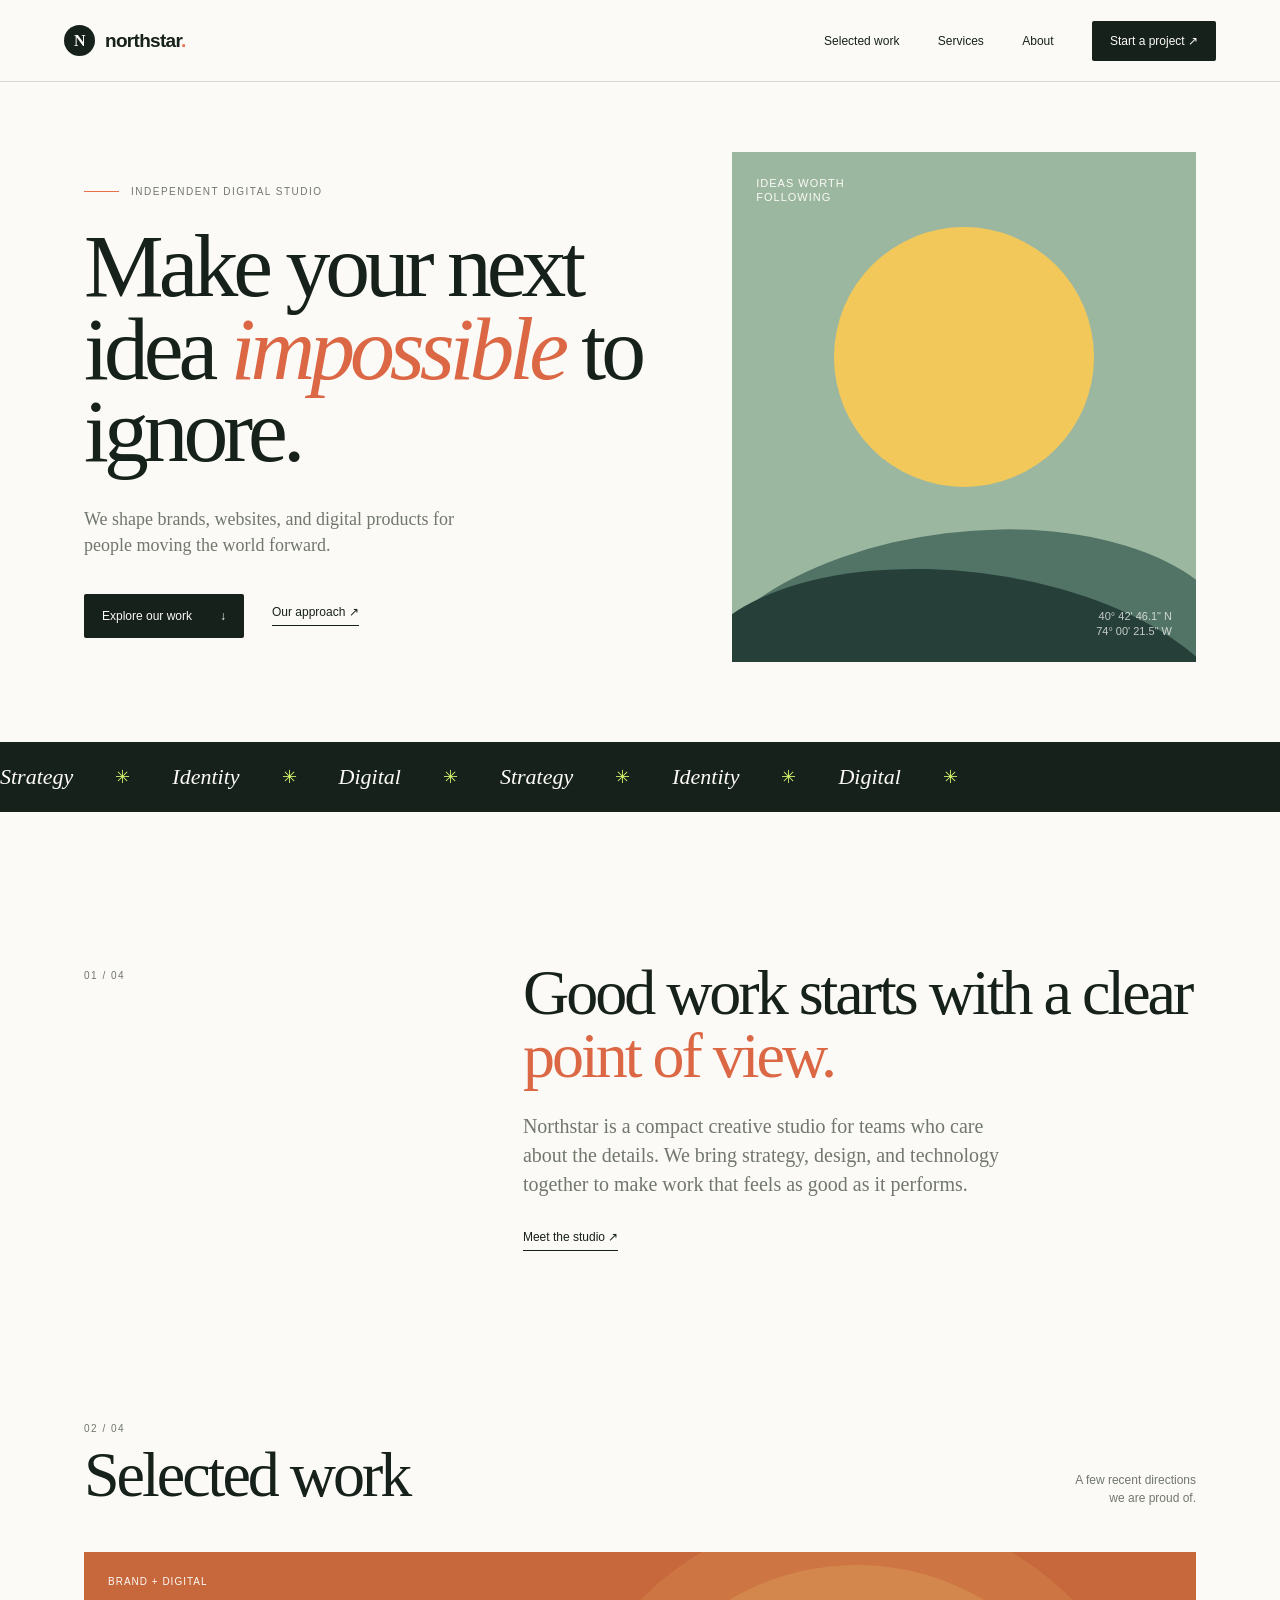
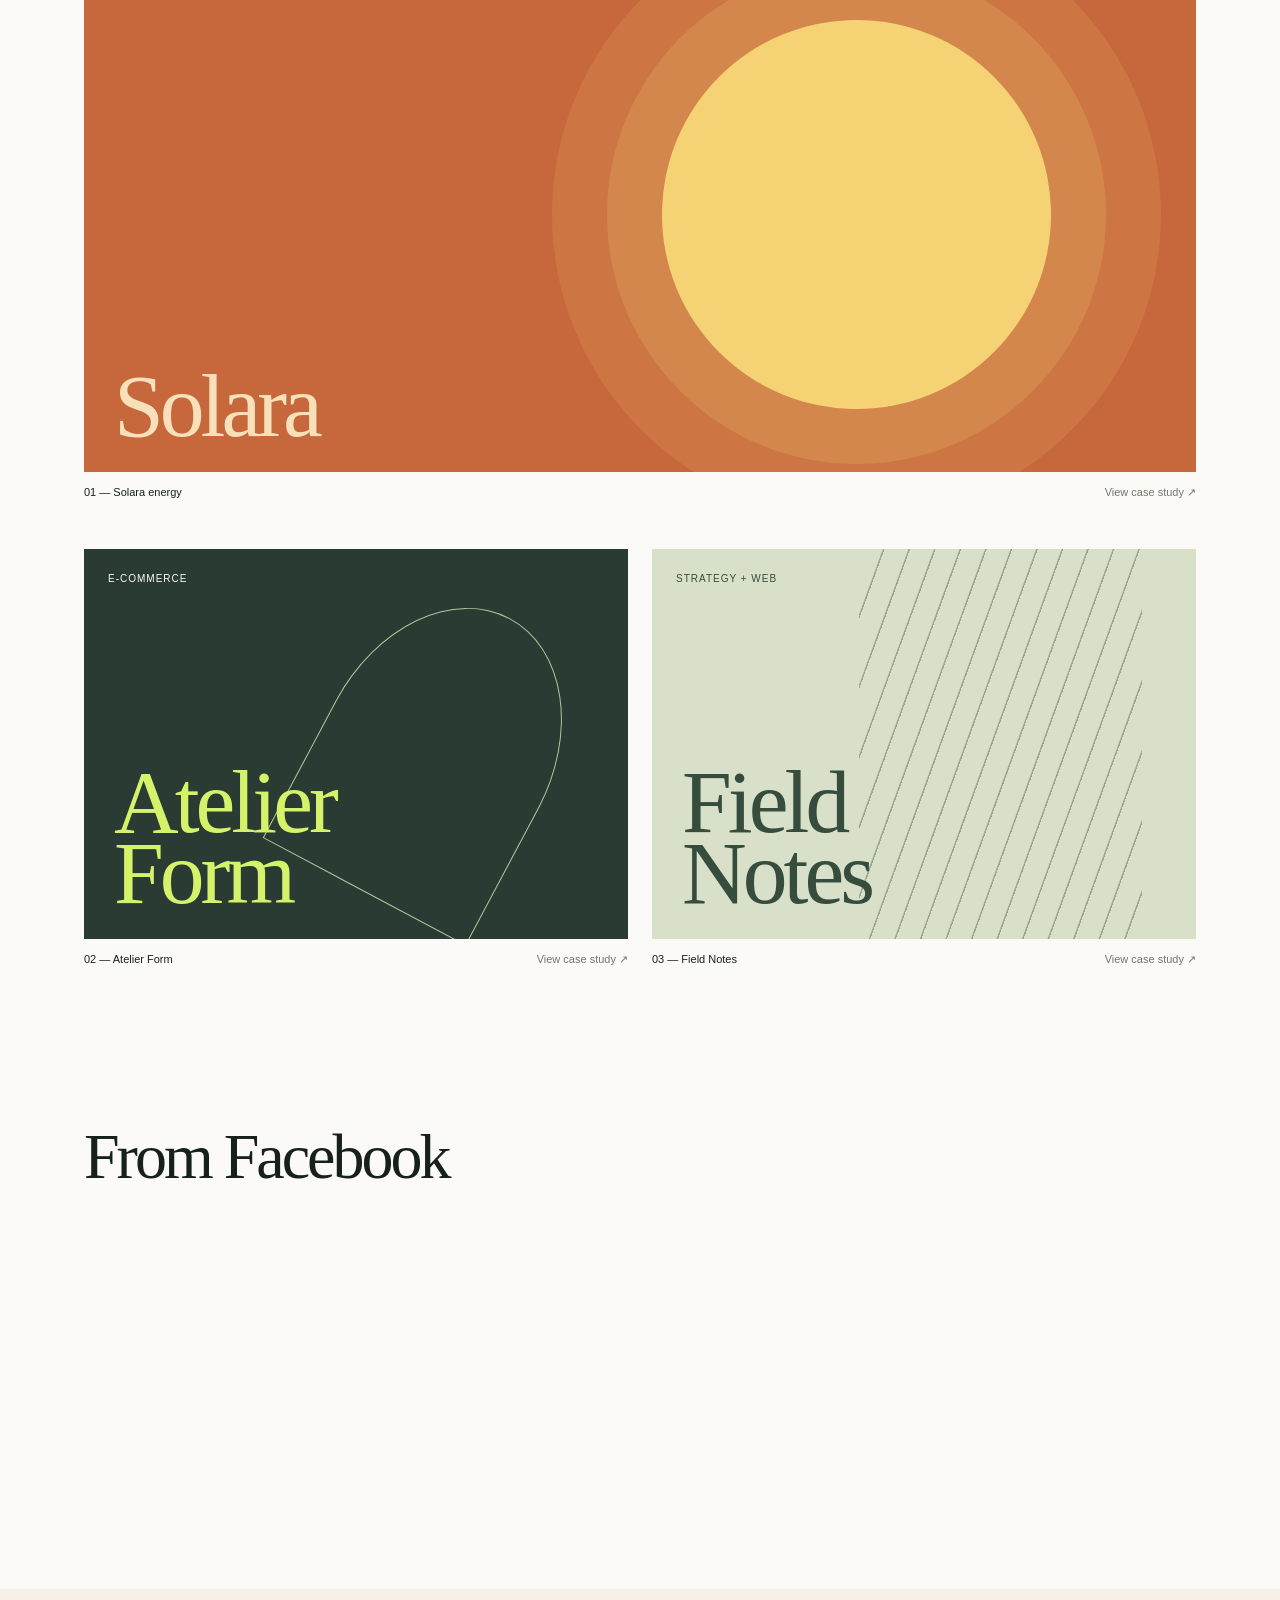
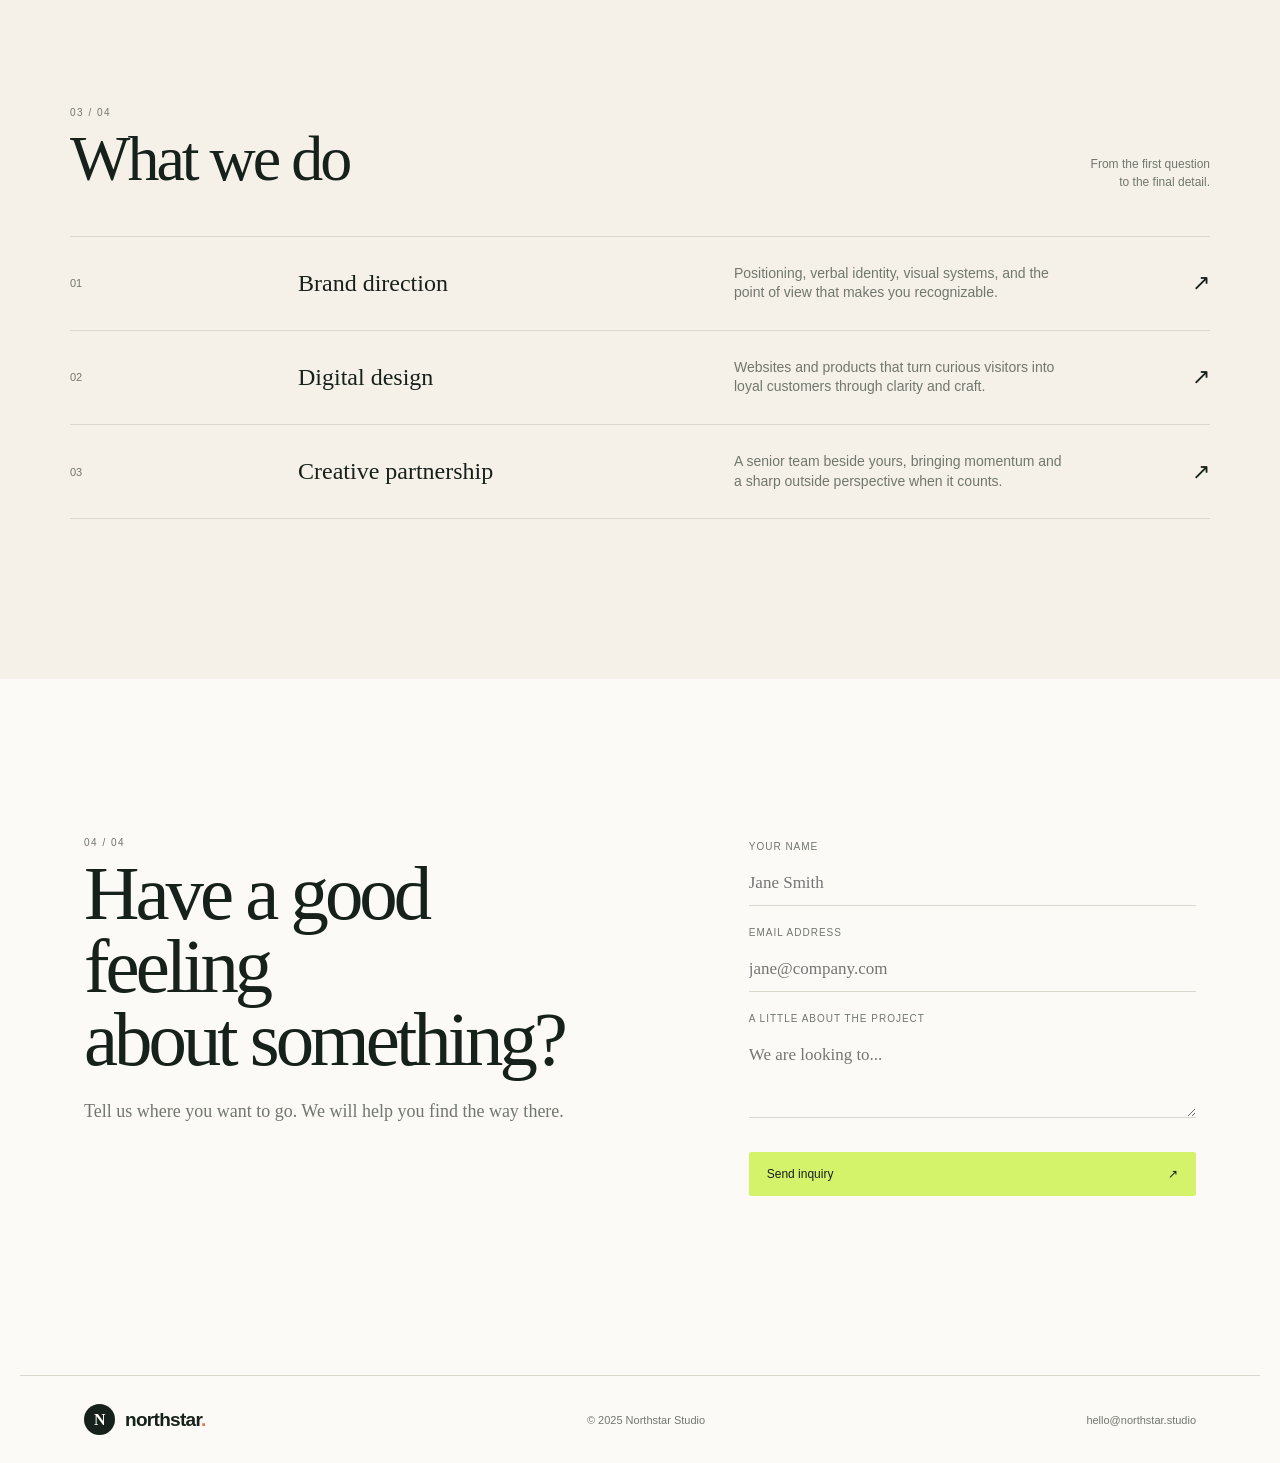
<file: Web Development/My First Web-Work/Index.HTML>
<!DOCTYPE html>
<html lang="en">

<head>
    <meta charset="UTF-8">
    <meta name="viewport" content="width=device-width, initial-scale=1.0">
    <meta name="description" content="Northstar creates thoughtful digital experiences for ambitious ideas.">
    <title>Northstar Studio | Digital experiences with direction</title>
    <link rel="stylesheet" href="./Style.CSS">
    <link rel="icon" href="./ChatGPT_Image_Sep_22__2026__09_11_27_PM-removebg-preview.png">
</head>

<body>
    <header class="site-header">
        <a class="brand" href="#top" aria-label="Northstar Studio home">
            <span class="brand-mark">N</span>
            <span>northstar<span class="brand-dot">.</span></span>
        </a>
        <button class="menu-toggle" type="button" aria-label="Open navigation" aria-expanded="false">
            <span></span><span></span>
        </button>
        <nav class="main-nav" aria-label="Main navigation">
            <a href="#work">Selected work</a>
            <a href="#services">Services</a>
            <a href="#about">About</a>
            <a class="nav-cta" href="#contact">Start a project <span aria-hidden="true">↗</span></a>
        </nav>
    </header>

    <main id="top">
        <section class="hero section-wrap">
            <div class="hero-copy reveal">
                <p class="eyebrow"><span class="eyebrow-line"></span>Independent digital studio</p>
                <h1>Make your next idea <em>impossible</em> to ignore.</h1>
                <p class="hero-intro">We shape brands, websites, and digital products for people moving the world
                    forward.</p>
                <div class="hero-actions">
                    <a class="button button-dark" href="#work">Explore our work <span aria-hidden="true">↓</span></a>
                    <a class="text-link" href="#about">Our approach <span aria-hidden="true">↗</span></a>
                </div>
            </div>
            <div class="hero-art reveal" aria-label="Abstract sunrise over a landscape" role="img">
                <div class="sun"></div>
                <div class="ridge ridge-back"></div>
                <div class="ridge ridge-front"></div>
                <span class="art-label">Ideas worth<br>following</span>
                <span class="art-coordinates">40° 42' 46.1" N<br>74° 00' 21.5" W</span>
            </div>
        </section>

        <section class="ticker" aria-label="Studio specialties">
            <div class="ticker-track">
                <span>Strategy</span><b>✳</b><span>Identity</span><b>✳</b><span>Digital</span><b>✳</b><span>Strategy</span><b>✳</b><span>Identity</span><b>✳</b><span>Digital</span><b>✳</b>
            </div>
        </section>

        <section class="intro section-wrap" id="about">
            <p class="section-number">01 / 04</p>
            <div>
                <h2>Good work starts with a clear <span>point of view.</span></h2>
                <p class="body-copy">Northstar is a compact creative studio for teams who care about the details. We
                    bring strategy, design, and technology together to make work that feels as good as it performs.</p>
                <a class="text-link" href="#contact">Meet the studio <span aria-hidden="true">↗</span></a>
            </div>
        </section>

        <section class="work section-wrap" id="work">
            <div class="section-heading">
                <div>
                    <p class="section-number">02 / 04</p>
                    <h2>Selected work</h2>
                </div>
                <p class="heading-note">A few recent directions<br>we are proud of.</p>
            </div>
            <div class="project-grid">
                <a class="project project-wide" href="#contact">
                    <div class="project-image project-image-solar"><span class="project-badge">Brand +
                            Digital</span><strong>Solara</strong><span class="project-sun"></span></div>
                    <div class="project-meta"><span>01 — Solara energy</span><span>View case study ↗</span></div>
                </a>
                <a class="project" href="#contact">
                    <div class="project-image project-image-atelier"><span
                            class="project-badge">E-commerce</span><strong>Atelier<br>Form</strong><span
                            class="project-shape"></span></div>
                    <div class="project-meta"><span>02 — Atelier Form</span><span>View case study ↗</span></div>
                </a>
                <a class="project" href="#contact">
                    <div class="project-image project-image-field"><span class="project-badge">Strategy +
                            Web</span><strong>Field<br>Notes</strong><span class="project-lines"></span></div>
                    <div class="project-meta"><span>03 — Field Notes</span><span>View case study ↗</span></div>
                </a>
            </div>
        </section>

        <section class="facebook-post section-wrap" aria-labelledby="facebook-heading">
            <div class="section-heading">
                <div>
                    <h2 id="facebook-heading">From Facebook</h2>
                </div>
            </div>
            <iframe class="facebook-embed" src="https://www.facebook.com/plugins/post.php?href=https%3A%2F%2Fweb.facebook.com%2Fpermalink.php%3Fstory_fbid%3Dpfbid02yWuiov9tt2y7nWGS8e28ZpUwWCNAUByjroWjH6WALizER59LWuUSKoqoarqhxhuRl%26id%3D61594735167427&amp;show_text=true&amp;width=500" width="500" height="250" style="border:none;overflow:hidden" scrolling="no" frameborder="0" allowfullscreen="true" allow="autoplay; clipboard-write; encrypted-media; picture-in-picture; web-share" title="Facebook post"></iframe>
        </section>

        <section class="services section-wrap" id="services">
            <div class="section-heading">
                <div>
                    <p class="section-number">03 / 04</p>
                    <h2>What we do</h2>
                </div>
                <p class="heading-note">From the first question<br>to the final detail.</p>
            </div>
            <div class="service-list">
                <article><span>01</span>
                    <h3>Brand direction</h3>
                    <p>Positioning, verbal identity, visual systems, and the point of view that makes you recognizable.
                    </p><a href="#contact" aria-label="Learn about brand direction">↗</a>
                </article>
                <article><span>02</span>
                    <h3>Digital design</h3>
                    <p>Websites and products that turn curious visitors into loyal customers through clarity and craft.
                    </p><a href="#contact" aria-label="Learn about digital design">↗</a>
                </article>
                <article><span>03</span>
                    <h3>Creative partnership</h3>
                    <p>A senior team beside yours, bringing momentum and a sharp outside perspective when it counts.</p>
                    <a href="#contact" aria-label="Learn about creative partnership">↗</a>
                </article>
            </div>
        </section>

        <section class="contact section-wrap" id="contact">
            <div>
                <p class="section-number">04 / 04</p>
                <h2>Have a good feeling<br>about something?</h2>
                <p>Tell us where you want to go. We will help you find the way there.</p>
            </div>
            <form class="contact-form">
                <label for="name">Your name</label><input id="name" name="name" type="text" placeholder="Jane Smith"
                    required>
                <label for="email">Email address</label><input id="email" name="email" type="email"
                    placeholder="jane@company.com" required>
                <label for="message">A little about the project</label><textarea id="message" name="message" rows="3"
                    placeholder="We are looking to..."></textarea>
                <button class="button button-light" type="submit">Send inquiry <span
                        aria-hidden="true">↗</span></button>
                <p class="form-status" role="status" aria-live="polite"></p>
            </form>
        </section>
    </main>

    <footer class="site-footer section-wrap"><a class="brand" href="#top"><span
                class="brand-mark">N</span><span>northstar<span class="brand-dot">.</span></span></a><span>© 2025
            Northstar Studio</span><a href="mailto:hello@northstar.studio">hello@northstar.studio</a></footer>
    <script src="./Script.JS"></script>
</body>

</html>
</file>
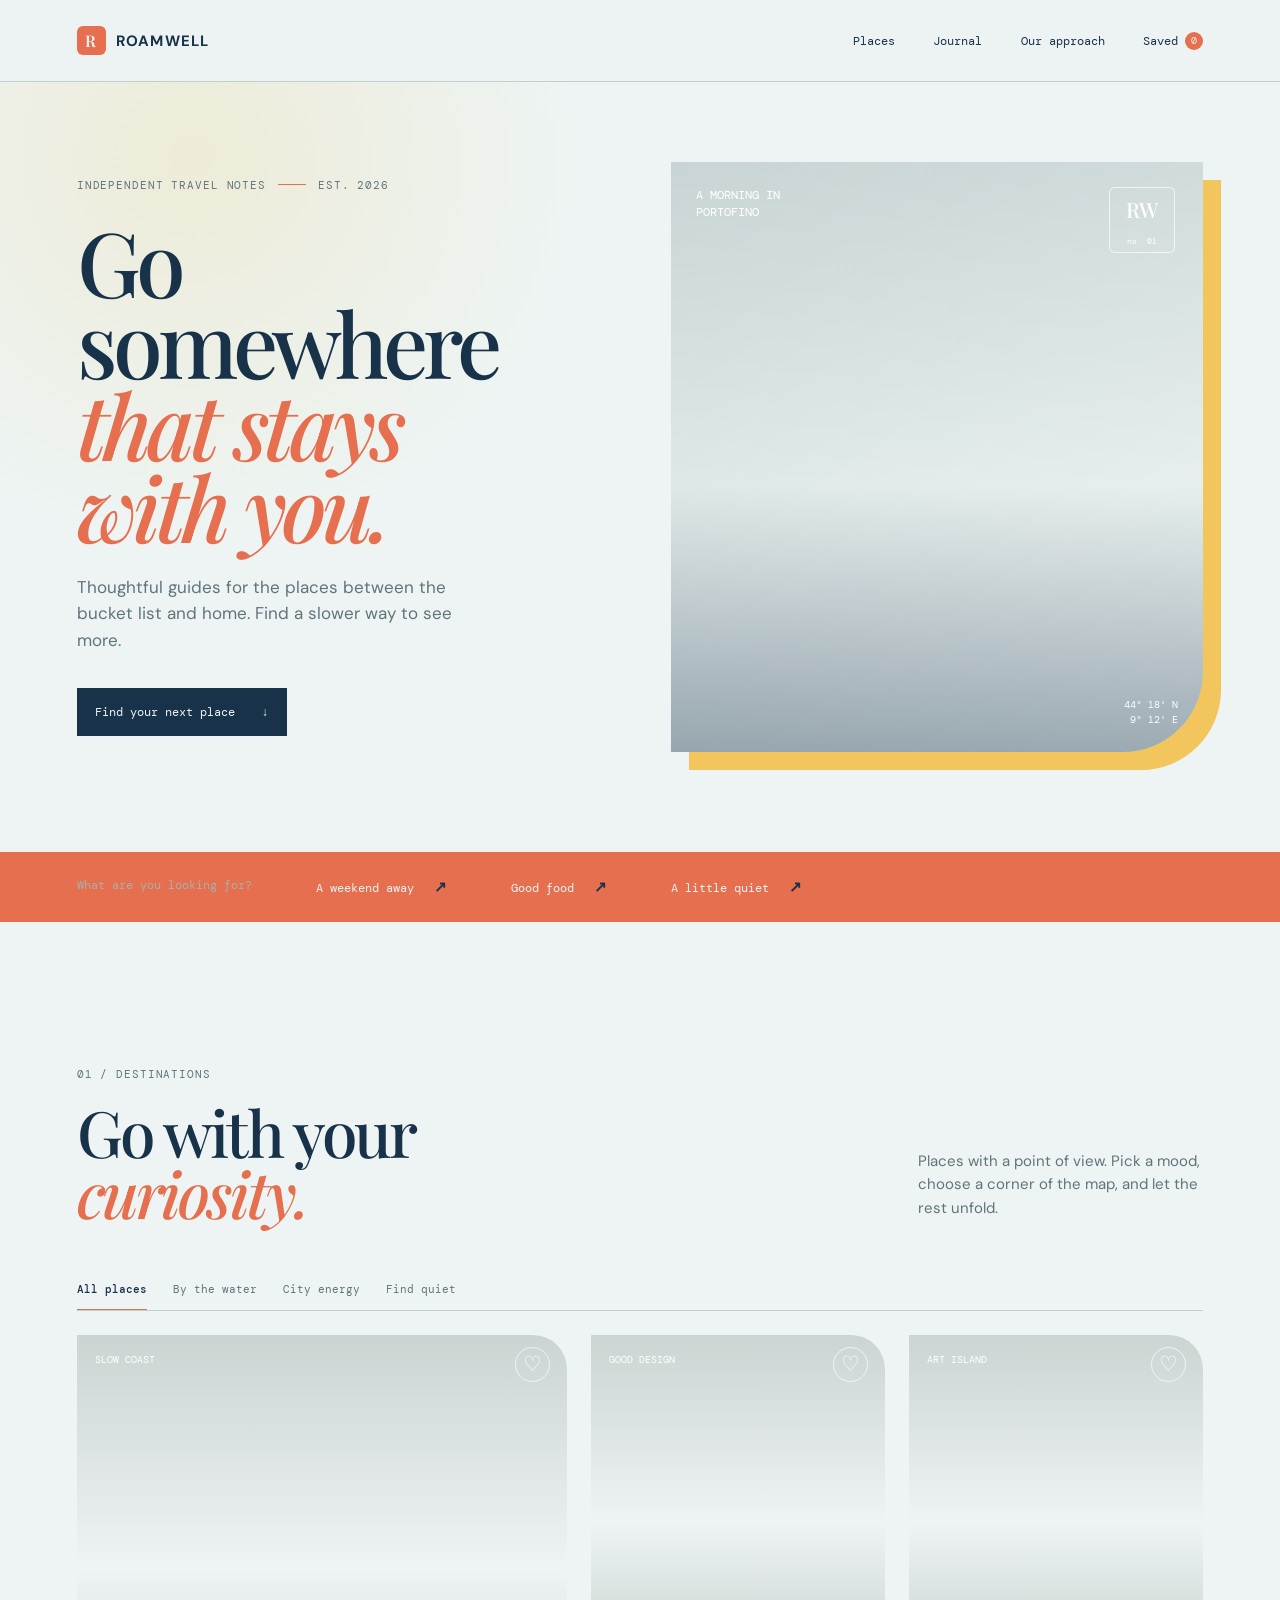
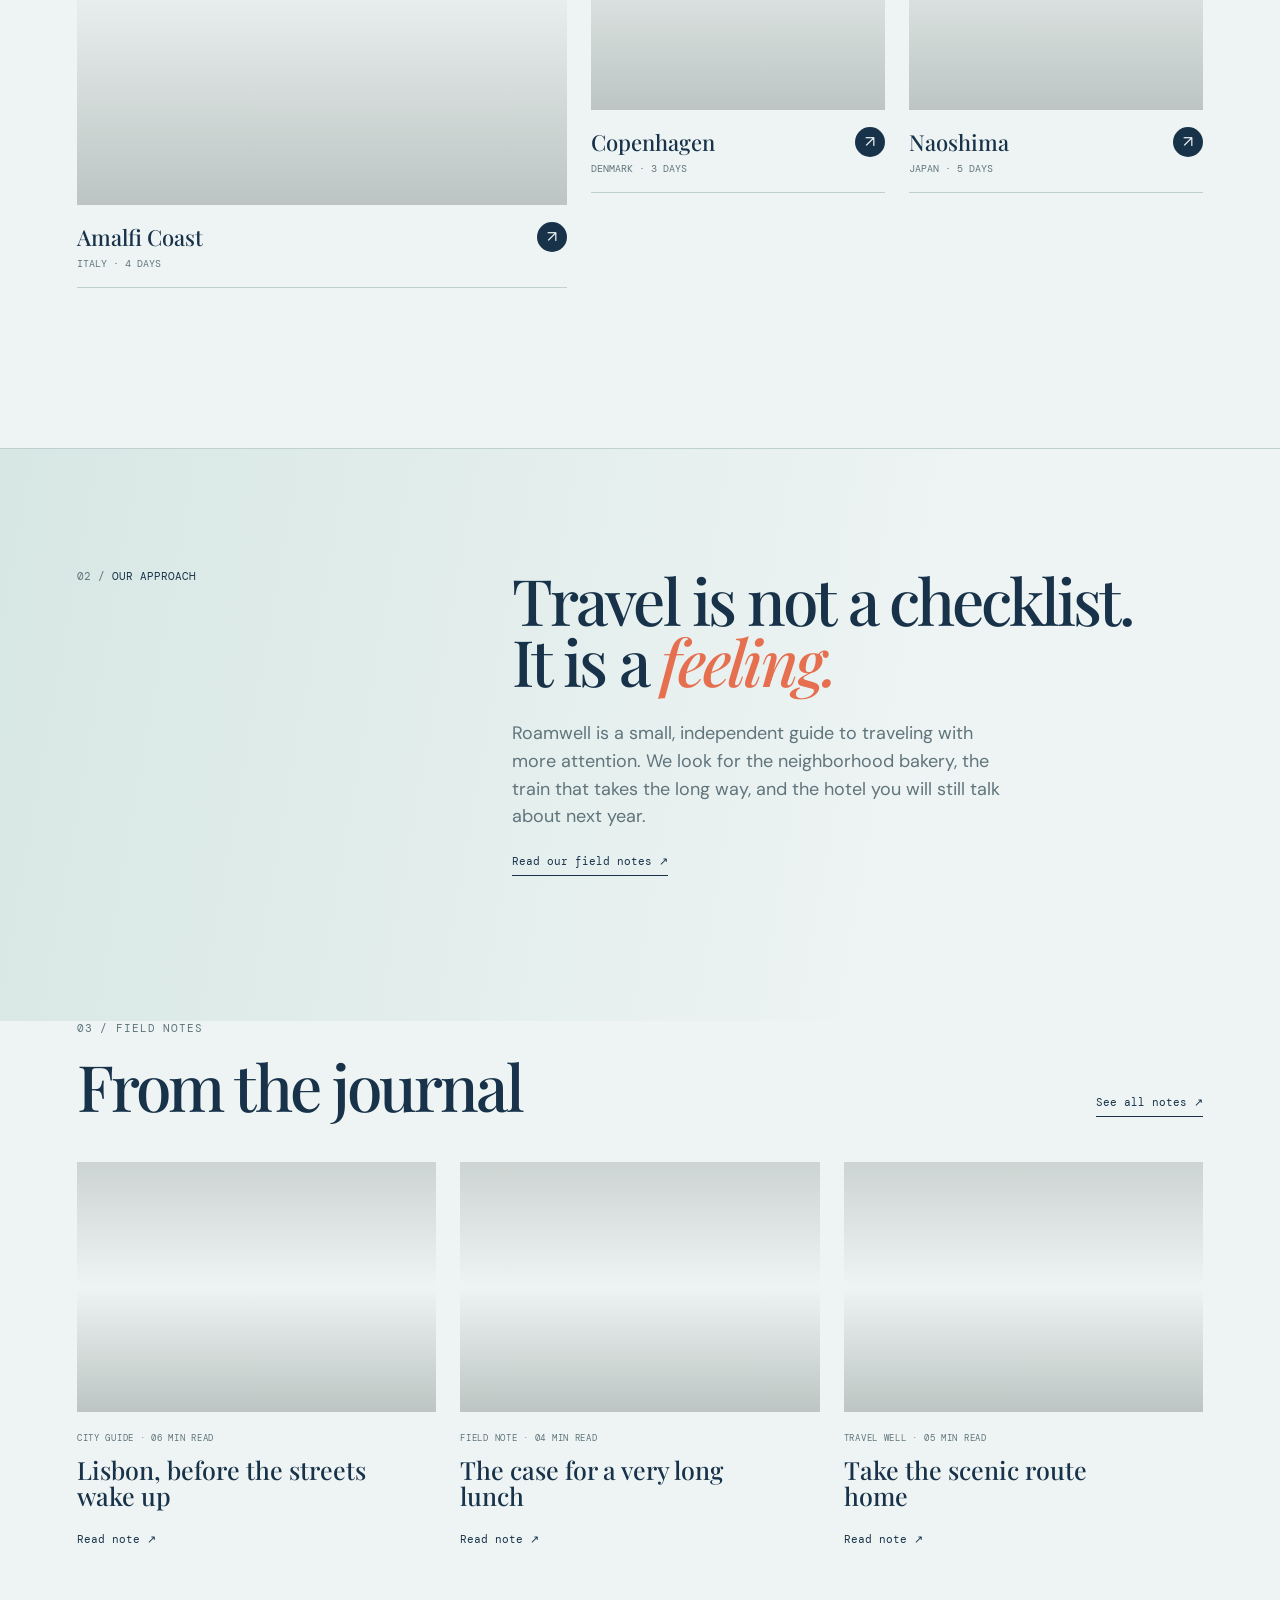
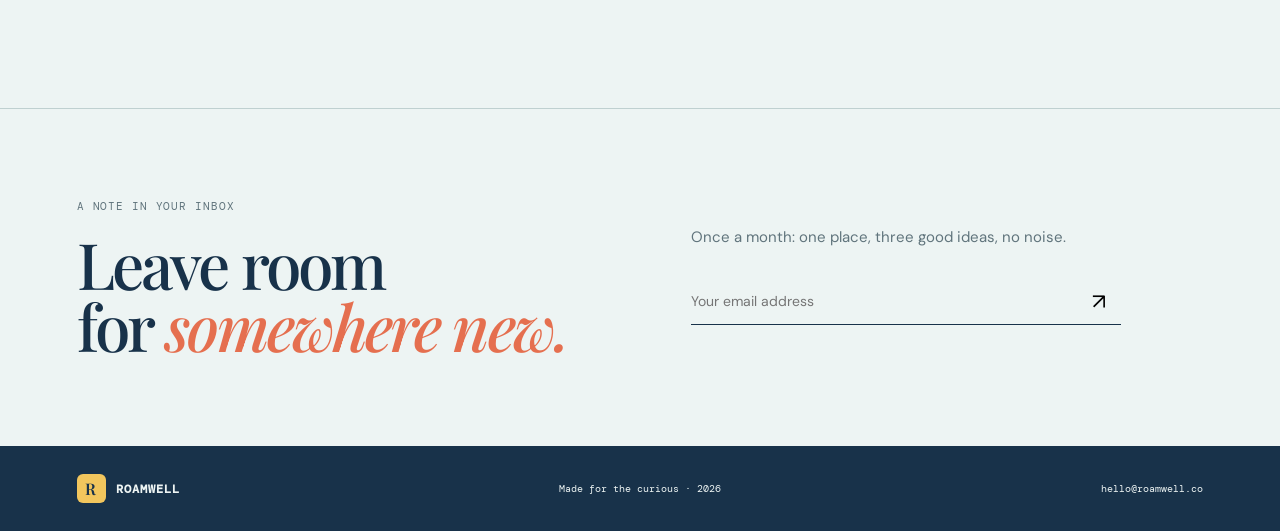
<file: Web Development/My Second Web-Work/Index.HTML>
<!DOCTYPE html>
<html lang="en">

<head>
	<meta charset="UTF-8">
	<meta name="viewport" content="width=device-width, initial-scale=1.0">
	<meta name="description" content="A considered travel guide for curious people and slow weekends.">
	<title>Roamwell | Travel with intention</title>
	<link rel="preconnect" href="https://fonts.googleapis.com">
	<link rel="preconnect" href="https://fonts.gstatic.com" crossorigin>
	<link href="https://fonts.googleapis.com/css2?family=DM+Mono:wght@400;500&family=DM+Sans:wght@400;500;700&family=Playfair+Display:ital,wght@0,500;0,600;1,500;1,600&display=swap" rel="stylesheet">
	<link rel="stylesheet" href="./Style.CSS">
</head>

<body>
	<header class="site-header">
		<a class="brand" href="#top" aria-label="Roamwell home"><span class="brand-symbol">R</span><span>roamwell</span></a>
		<button class="menu-toggle" type="button" aria-label="Open navigation" aria-expanded="false"><span></span><span></span></button>
		<nav class="main-nav" aria-label="Main navigation">
			<a href="#places">Places</a>
			<a href="#journal">Journal</a>
			<a href="#about">Our approach</a>
			<a class="saved-link" href="#saved">Saved <span class="saved-count">0</span></a>
		</nav>
	</header>

	<main id="top">
		<section class="hero">
			<div class="hero-copy">
				<p class="kicker">Independent travel notes <span></span> Est. 2026</p>
				<h1>Go somewhere<br><em>that stays with you.</em></h1>
				<p class="hero-text">Thoughtful guides for the places between the bucket list and home. Find a slower way to see more.</p>
				<a class="button button-dark" href="#places">Find your next place <span>↓</span></a>
			</div>
			<div class="hero-image" role="img" aria-label="A quiet coastal village in Italy">
				<span class="image-note">A morning in<br>Portofino</span>
				<span class="image-location">44° 18' N<br>9° 12' E</span>
				<div class="hero-stamp">RW<br><small>no. 01</small></div>
			</div>
		</section>

		<section class="quick-bar" aria-label="Travel categories">
			<span>What are you looking for?</span>
			<a href="#places">A weekend away <b>↗</b></a>
			<a href="#places">Good food <b>↗</b></a>
			<a href="#places">A little quiet <b>↗</b></a>
		</section>

		<section class="places section-wrap" id="places">
			<div class="section-intro">
				<div><p class="eyebrow">01 / Destinations</p><h2>Go with your<br><em>curiosity.</em></h2></div>
				<p class="section-description">Places with a point of view. Pick a mood, choose a corner of the map, and let the rest unfold.</p>
			</div>
			<div class="filter-row" role="group" aria-label="Filter destinations">
				<button class="filter active" type="button" data-filter="all">All places</button>
				<button class="filter" type="button" data-filter="coast">By the water</button>
				<button class="filter" type="button" data-filter="city">City energy</button>
				<button class="filter" type="button" data-filter="quiet">Find quiet</button>
			</div>
			<div class="destination-grid">
				<article class="destination-card feature-card" data-category="coast quiet">
					<div class="destination-image image-amalfi"><span class="destination-tag">Slow coast</span><button class="save-button" type="button" aria-label="Save Amalfi Coast" data-place="Amalfi Coast">♡</button></div>
					<div class="card-copy"><div><h3>Amalfi Coast</h3><p>Italy · 4 days</p></div><span class="card-arrow">↗</span></div>
				</article>
				<article class="destination-card" data-category="city">
					<div class="destination-image image-copenhagen"><span class="destination-tag">Good design</span><button class="save-button" type="button" aria-label="Save Copenhagen" data-place="Copenhagen">♡</button></div>
					<div class="card-copy"><div><h3>Copenhagen</h3><p>Denmark · 3 days</p></div><span class="card-arrow">↗</span></div>
				</article>
				<article class="destination-card" data-category="quiet coast">
					<div class="destination-image image-naoshima"><span class="destination-tag">Art island</span><button class="save-button" type="button" aria-label="Save Naoshima" data-place="Naoshima">♡</button></div>
					<div class="card-copy"><div><h3>Naoshima</h3><p>Japan · 5 days</p></div><span class="card-arrow">↗</span></div>
				</article>
			</div>
		</section>

		<section class="manifesto section-wrap" id="about">
			<div class="manifesto-number">02 / <span>Our approach</span></div>
			<div><h2>Travel is not a checklist.<br>It is a <em>feeling.</em></h2><p>Roamwell is a small, independent guide to traveling with more attention. We look for the neighborhood bakery, the train that takes the long way, and the hotel you will still talk about next year.</p><a class="text-link" href="#journal">Read our field notes <span>↗</span></a></div>
		</section>

		<section class="journal section-wrap" id="journal">
			<div class="section-heading"><div><p class="eyebrow">03 / Field notes</p><h2>From the journal</h2></div><a class="text-link" href="#journal">See all notes <span>↗</span></a></div>
			<div class="journal-grid">
				<article class="journal-card"><div class="journal-image journal-lisbon"></div><p class="journal-meta">City guide · 06 min read</p><h3>Lisbon, before the streets wake up</h3><a href="#contact">Read note ↗</a></article>
				<article class="journal-card"><div class="journal-image journal-table"></div><p class="journal-meta">Field note · 04 min read</p><h3>The case for a very long lunch</h3><a href="#contact">Read note ↗</a></article>
				<article class="journal-card"><div class="journal-image journal-train"></div><p class="journal-meta">Travel well · 05 min read</p><h3>Take the scenic route home</h3><a href="#contact">Read note ↗</a></article>
			</div>
		</section>

		<section class="newsletter section-wrap" id="contact">
			<div><p class="eyebrow">A note in your inbox</p><h2>Leave room<br>for <em>somewhere new.</em></h2></div>
			<form class="newsletter-form"><p>Once a month: one place, three good ideas, no noise.</p><div class="input-row"><label class="sr-only" for="email">Email address</label><input id="email" type="email" placeholder="Your email address" required><button type="submit" aria-label="Subscribe to newsletter">↗</button></div><small class="form-status" role="status" aria-live="polite"></small></form>
		</section>
	</main>

	<footer class="site-footer"><a class="brand" href="#top"><span class="brand-symbol">R</span><span>roamwell</span></a><span>Made for the curious · 2026</span><a href="mailto:hello@roamwell.co">hello@roamwell.co</a></footer>
	<div class="toast" role="status" aria-live="polite"></div>
	<script src="./Script.JS"></script>
</body>

</html>
</file>
<file: Web Development/My First Web-Work/Style.CSS>
:root {
    --ink: #17211b;
    --cream: #f5f1e8;
    --paper: #fbfaf6;
    --lime: #d5f26b;
    --muted: #71776d;
    --line: #d9d8ce;
}

* {
    box-sizing: border-box;
}

html {
    scroll-behavior: smooth;
}

body {
    margin: 0;
    color: var(--ink);
    background: var(--paper);
    font-family: Georgia, 'Times New Roman', serif;
}

a {
    color: inherit;
    text-decoration: none;
}

.section-wrap {
    max-width: 1240px;
    margin: auto;
    padding-left: 5vw;
    padding-right: 5vw;
}

.site-header {
    height: 82px;
    display: flex;
    align-items: center;
    justify-content: space-between;
    padding: 0 5vw;
    border-bottom: 1px solid var(--line);
    background: var(--paper);
}

.brand {
    display: inline-flex;
    align-items: center;
    gap: 10px;
    font: 700 19px Arial, sans-serif;
    letter-spacing: -.7px;
}

.brand-mark {
    display: grid;
    place-items: center;
    width: 31px;
    height: 31px;
    color: var(--paper);
    background: var(--ink);
    font: 700 16px Georgia, serif;
    border-radius: 50%;
}

.brand-dot {
    color: #e9704c;
}

.main-nav {
    display: flex;
    align-items: center;
    gap: clamp(20px, 3vw, 48px);
    font: 12px Arial, sans-serif;
}

.main-nav a:not(.nav-cta),
.text-link {
    transition: color .2s;
}

.main-nav a:not(.nav-cta):hover,
.text-link:hover {
    color: #db6744;
}

.nav-cta {
    color: var(--paper);
    background: var(--ink);
    padding: 13px 18px;
    border-radius: 2px;
}

.menu-toggle {
    display: none;
    background: none;
    border: 0;
}

.hero {
    display: grid;
    grid-template-columns: 1fr .83fr;
    min-height: 650px;
    align-items: center;
    gap: 7vw;
    padding-top: 70px;
    padding-bottom: 80px;
}

.eyebrow,
.section-number {
    color: var(--muted);
    font: 10px Arial, sans-serif;
    letter-spacing: 1.5px;
    text-transform: uppercase;
}

.eyebrow {
    display: flex;
    align-items: center;
    gap: 12px;
    margin-bottom: 28px;
}

.eyebrow-line {
    width: 35px;
    height: 1px;
    background: #e9704c;
}

h1 {
    max-width: 700px;
    margin: 0;
    font-size: clamp(54px, 7vw, 99px);
    font-weight: 400;
    line-height: .92;
    letter-spacing: -5px;
}

h1 em {
    color: #db6744;
    font-weight: 400;
}

.hero-intro {
    max-width: 380px;
    margin: 33px 0 36px;
    color: var(--muted);
    font-size: 18px;
    line-height: 1.45;
}

.hero-actions {
    display: flex;
    align-items: center;
    gap: 28px;
}

.button {
    display: inline-flex;
    align-items: center;
    justify-content: space-between;
    min-width: 160px;
    padding: 15px 18px;
    border: 0;
    border-radius: 2px;
    font: 12px Arial, sans-serif;
    cursor: pointer;
    transition: transform .2s, background .2s;
}

.button:hover {
    transform: translateY(-3px);
}

.button-dark {
    color: var(--paper);
    background: var(--ink);
}

.button-light {
    color: var(--ink);
    background: var(--lime);
}

.text-link {
    padding-bottom: 6px;
    border-bottom: 1px solid currentColor;
    font: 12px Arial, sans-serif;
}

.hero-art {
    position: relative;
    height: 510px;
    overflow: hidden;
    background: #9cb7a0;
}

.sun {
    position: absolute;
    width: 260px;
    height: 260px;
    top: 75px;
    left: 50%;
    border-radius: 50%;
    transform: translateX(-50%);
    background: #f2c85b;
}

.ridge {
    position: absolute;
    width: 120%;
    left: -10%;
    border-radius: 50% 50% 0 0;
    transform: rotate(-7deg);
}

.ridge-back {
    height: 300px;
    bottom: -170px;
    background: #527467;
}

.ridge-front {
    height: 280px;
    bottom: -190px;
    background: #263f39;
    transform: rotate(7deg);
}

.art-label,
.art-coordinates {
    position: absolute;
    color: var(--paper);
    font: 11px Arial, sans-serif;
    line-height: 1.3;
}

.art-label {
    left: 24px;
    top: 24px;
    text-transform: uppercase;
    letter-spacing: 1px;
}

.art-coordinates {
    right: 24px;
    bottom: 24px;
    text-align: right;
    opacity: .75;
}

.ticker {
    overflow: hidden;
    color: var(--paper);
    background: var(--ink);
}

.ticker-track {
    display: flex;
    width: max-content;
    align-items: center;
    gap: 42px;
    padding: 22px 0;
    animation: ticker 24s linear infinite;
    font-size: 22px;
    font-style: italic;
    white-space: nowrap;
}

.ticker b {
    color: var(--lime);
    font: 18px Arial, sans-serif;
}

@keyframes ticker {
    to {
        transform: translateX(-35%);
    }
}

.intro {
    display: grid;
    grid-template-columns: 1fr 2fr;
    gap: 8vw;
    padding-top: 150px;
    padding-bottom: 170px;
}

.section-number {
    margin-top: 8px;
}

.intro h2,
.section-heading h2 {
    max-width: 720px;
    margin: 0 0 25px;
    font-size: clamp(39px, 5vw, 69px);
    font-weight: 400;
    line-height: .98;
    letter-spacing: -3px;
}

.intro h2 span {
    color: #db6744;
}

.body-copy {
    max-width: 500px;
    margin: 0 0 28px;
    color: var(--muted);
    font-size: 20px;
    line-height: 1.45;
}

.work,
.services {
    padding-bottom: 160px;
}

.facebook-post {
    padding-bottom: 120px;
}

.facebook-post .section-heading {
    margin-bottom: 30px;
}

.facebook-embed {
    display: block;
    width: 500px;
    max-width: 100%;
    margin: 0 auto;
}

.section-heading {
    display: flex;
    align-items: end;
    justify-content: space-between;
    margin-bottom: 45px;
}

.section-heading h2 {
    margin-bottom: 0;
}

.heading-note {
    margin: 0;
    color: var(--muted);
    font: 12px/1.5 Arial, sans-serif;
    text-align: right;
}

.project-grid {
    display: grid;
    grid-template-columns: 1fr 1fr;
    gap: 50px 24px;
}

.project-wide {
    grid-column: span 2;
}

.project-image {
    position: relative;
    display: flex;
    align-items: flex-end;
    height: 390px;
    overflow: hidden;
    padding: 30px;
}

.project-wide .project-image {
    height: 520px;
}

.project-image strong {
    position: relative;
    z-index: 1;
    color: var(--paper);
    font-size: clamp(46px, 7vw, 95px);
    font-weight: 400;
    line-height: .8;
    letter-spacing: -4px;
}

.project-badge {
    position: absolute;
    z-index: 2;
    top: 24px;
    left: 24px;
    color: var(--paper);
    font: 10px Arial, sans-serif;
    letter-spacing: 1px;
    text-transform: uppercase;
}

.project-image-solar {
    background: #c7673c;
}

.project-image-solar strong {
    color: #f8e1ba;
}

.project-sun {
    position: absolute;
    width: 35%;
    aspect-ratio: 1;
    right: 13%;
    top: 13%;
    border-radius: 50%;
    background: #f5d375;
    box-shadow: 0 0 0 55px rgba(245, 211, 117, .18), 0 0 0 110px rgba(245, 211, 117, .13);
}

.project-image-atelier {
    background: #293b32;
}

.project-image-atelier strong {
    color: var(--lime);
}

.project-shape {
    position: absolute;
    width: 230px;
    height: 310px;
    right: 14%;
    top: 13%;
    border-radius: 50% 50% 0 0;
    border: 1px solid #b0c99c;
    transform: rotate(28deg);
}

.project-image-field {
    background: #d8e0ca;
}

.project-image-field strong {
    color: #364c3c;
}

.project-lines {
    position: absolute;
    right: 10%;
    top: 0;
    width: 52%;
    height: 100%;
    background: repeating-linear-gradient(110deg, transparent 0 22px, rgba(54, 76, 60, .4) 23px 24px);
}

.project-image-field .project-badge {
    color: #364c3c;
}

.project-meta {
    display: flex;
    justify-content: space-between;
    padding-top: 14px;
    font: 11px Arial, sans-serif;
}

.project-meta span:last-child {
    color: var(--muted);
}

.services {
    background: var(--cream);
    max-width: none;
    padding-left: max(5vw, calc((100% - 1140px) / 2));
    padding-right: max(5vw, calc((100% - 1140px) / 2));
    padding-top: 110px;
}

.service-list {
    border-top: 1px solid var(--line);
}

.service-list article {
    display: grid;
    grid-template-columns: 1fr 2fr 2fr 40px;
    align-items: center;
    gap: 20px;
    padding: 27px 0;
    border-bottom: 1px solid var(--line);
}

.service-list article>span {
    color: var(--muted);
    font: 11px Arial, sans-serif;
}

.service-list h3 {
    margin: 0;
    font-size: 24px;
    font-weight: 400;
}

.service-list p {
    max-width: 330px;
    margin: 0;
    color: var(--muted);
    font: 14px/1.4 Arial, sans-serif;
}

.service-list a {
    font: 22px Arial, sans-serif;
    text-align: right;
}

.contact {
    display: grid;
    grid-template-columns: 1.2fr 1fr;
    gap: 10vw;
    padding-top: 150px;
    padding-bottom: 150px;
}

.contact h2 {
    margin: 0 0 22px;
    font-size: clamp(44px, 6vw, 80px);
    font-weight: 400;
    line-height: .95;
    letter-spacing: -4px;
}

.contact>div>p:last-child {
    color: var(--muted);
    font-size: 18px;
    line-height: 1.4;
}

.contact-form {
    display: flex;
    flex-direction: column;
    gap: 9px;
}

.contact-form label {
    margin-top: 12px;
    color: var(--muted);
    font: 10px Arial, sans-serif;
    letter-spacing: 1px;
    text-transform: uppercase;
}

.contact-form input,
.contact-form textarea {
    width: 100%;
    padding: 12px 0;
    border: 0;
    border-bottom: 1px solid var(--line);
    outline: 0;
    resize: vertical;
    background: transparent;
    color: var(--ink);
    font: 17px Georgia, serif;
}

.contact-form input:focus,
.contact-form textarea:focus {
    border-color: var(--ink);
}

.contact-form .button {
    margin-top: 25px;
}

.form-status {
    min-height: 18px;
    margin: 2px 0 0;
    color: #557a54;
    font: 12px Arial, sans-serif;
}

.site-footer {
    display: flex;
    align-items: center;
    justify-content: space-between;
    padding-top: 28px;
    padding-bottom: 28px;
    border-top: 1px solid var(--line);
    color: var(--muted);
    font: 11px Arial, sans-serif;
}

.site-footer .brand {
    color: var(--ink);
}

.reveal {
    animation: rise .8s both;
}

.hero-art {
    animation-delay: .12s;
}

@keyframes rise {
    from {
        opacity: 0;
        transform: translateY(20px);
    }

    to {
        opacity: 1;
        transform: translateY(0);
    }
}

@media (max-width: 720px) {
    .site-header {
        height: 70px;
    }

    .menu-toggle {
        display: flex;
        flex-direction: column;
        gap: 5px;
        padding: 8px 0 8px 8px;
    }

    .menu-toggle span {
        width: 25px;
        height: 1px;
        background: var(--ink);
    }

    .main-nav {
        position: absolute;
        z-index: 5;
        top: 70px;
        left: 0;
        right: 0;
        display: none;
        flex-direction: column;
        align-items: flex-start;
        gap: 0;
        padding: 10px 5vw 25px;
        border-bottom: 1px solid var(--line);
        background: var(--paper);
    }

    .main-nav.open {
        display: flex;
    }

    .main-nav a {
        width: 100%;
        padding: 12px 0;
    }

    .main-nav .nav-cta {
        width: auto;
        padding: 13px 18px;
    }

    .hero {
        display: block;
        min-height: auto;
        padding-top: 70px;
        padding-bottom: 75px;
    }

    .hero h1 {
        letter-spacing: -3px;
    }

    .hero-art {
        height: 380px;
        margin-top: 65px;
    }

    .intro,
    .contact {
        display: block;
        padding-top: 95px;
        padding-bottom: 105px;
    }

    .intro>.section-number,
    .contact>div>.section-number {
        margin-bottom: 35px;
    }

    .intro h2 {
        letter-spacing: -2px;
    }

    .section-heading {
        align-items: start;
        flex-direction: column;
        gap: 20px;
    }

    .heading-note {
        text-align: left;
    }

    .project-grid {
        display: block;
    }

    .project {
        display: block;
        margin-bottom: 45px;
    }

    .project-image,
    .project-wide .project-image {
        height: 350px;
    }

    .services {
        padding-top: 80px;
        padding-bottom: 90px;
    }

    .service-list article {
        grid-template-columns: 35px 1fr 25px;
        gap: 10px;
        align-items: start;
    }

    .service-list h3 {
        font-size: 21px;
    }

    .service-list p {
        grid-column: 2 / 3;
        margin-top: -2px;
    }

    .service-list a {
        grid-column: 3;
        grid-row: 1;
    }

    .contact-form {
        margin-top: 50px;
    }

    .site-footer {
        align-items: flex-start;
        flex-wrap: wrap;
        gap: 18px;
    }

    .site-footer span {
        order: 3;
        width: 100%;
    }
}
</file>
<file: Web Development/My Second Web-Work/Style.CSS>
:root {
	--ink: #18324a;
	--paper: #edf4f3;
	--cream: #d7e7e4;
	--coral: #e56f4f;
	--yellow: #f2c65d;
	--muted: #60747c;
	--line: #bfd0d0;
	--serif: 'Playfair Display', Georgia, serif;
	--sans: 'DM Sans', Arial, sans-serif;
	--mono: 'DM Mono', monospace;
}

* { box-sizing: border-box; }
html { scroll-behavior: smooth; }
body { margin: 0; color: var(--ink); background: var(--paper); font-family: var(--sans); }
a { color: inherit; text-decoration: none; }
button, input { font: inherit; }
button { cursor: pointer; }
.section-wrap { max-width: 1280px; margin: auto; padding-left: 6vw; padding-right: 6vw; }
.site-header { height: 82px; padding: 0 6vw; display: flex; align-items: center; justify-content: space-between; border-bottom: 1px solid var(--line); background: rgba(237,244,243,.92); }
.brand { display: inline-flex; align-items: center; gap: 10px; font-size: 15px; font-weight: 700; letter-spacing: .08em; text-transform: uppercase; }
.brand-symbol { display: grid; place-items: center; width: 29px; height: 29px; color: var(--paper); background: var(--coral); border-radius: 6px; font: 600 16px var(--serif); }
.main-nav { display: flex; align-items: center; gap: clamp(20px, 3vw, 44px); font: 12px var(--mono); }
.main-nav a { transition: color .2s; }
.main-nav a:hover, .text-link:hover { color: var(--coral); }
.saved-link { display: flex; gap: 7px; align-items: center; }
.saved-count { display: grid; place-items: center; width: 18px; height: 18px; color: var(--paper); background: var(--coral); border-radius: 50%; font-size: 10px; }
.menu-toggle { display: none; border: 0; background: transparent; }
.hero { max-width: 1400px; margin: auto; padding: 80px 6vw 100px; display: grid; grid-template-columns: .9fr 1fr; gap: 9vw; align-items: center; background: radial-gradient(circle at 15% 10%, rgba(242,198,93,.18), transparent 30%); }
.kicker, .eyebrow, .journal-meta { color: var(--muted); font: 11px var(--mono); letter-spacing: .08em; text-transform: uppercase; }
.kicker { display: flex; gap: 12px; align-items: center; }
.kicker span { display: inline-block; width: 28px; height: 1px; background: var(--coral); }
h1, h2, h3, p { margin-top: 0; }
h1 { margin: 28px 0; font: 500 clamp(54px, 7vw, 104px)/.91 var(--serif); letter-spacing: -.055em; color: var(--ink); }
h1 em, h2 em { color: var(--coral); font-style: italic; font-weight: 500; }
.hero-text { max-width: 385px; margin-bottom: 35px; color: var(--muted); font-size: 17px; line-height: 1.55; }
.button { display: inline-flex; justify-content: space-between; align-items: center; min-width: 210px; padding: 16px 18px; font: 12px var(--mono); transition: transform .2s, background .2s; }
.button:hover { transform: translateY(-3px); }
.button-dark { color: var(--paper); background: var(--ink); }
.hero-image { position: relative; min-height: 590px; overflow: hidden; border-radius: 0 0 80px 0; background: linear-gradient(145deg, rgba(25,64,69,.1), transparent), url('https://images.unsplash.com/photo-1533105079780-92b9be482077?auto=format&fit=crop&w=1300&q=85') center/cover; box-shadow: 18px 18px 0 var(--yellow); }
.hero-image::after { content: ''; position: absolute; inset: 0; background: linear-gradient(180deg, rgba(24,50,74,.08), transparent 55%, rgba(24,50,74,.38)); }
.image-note, .image-location, .hero-stamp { position: absolute; z-index: 1; color: white; }
.image-note { top: 25px; left: 25px; font: 12px/1.4 var(--mono); text-transform: uppercase; }
.image-location { right: 25px; bottom: 25px; font: 10px/1.5 var(--mono); text-align: right; }
.hero-stamp { right: 28px; top: 25px; display: grid; place-items: center; width: 66px; height: 66px; border: 1px solid rgba(255,255,255,.7); border-radius: 6px; font: 500 21px var(--serif); }
.hero-stamp small { font: 8px var(--mono); }
.quick-bar { display: flex; gap: clamp(20px, 5vw, 72px); padding: 25px 6vw; color: var(--paper); background: var(--coral); font: 12px var(--mono); overflow: auto; white-space: nowrap; }
.quick-bar span { color: #a9afa8; }
.quick-bar a b { margin-left: 13px; color: var(--ink); font-size: 15px; }
.places { padding-top: 145px; padding-bottom: 160px; }
.section-intro, .section-heading { display: flex; align-items: end; justify-content: space-between; gap: 40px; }
.section-intro { margin-bottom: 58px; }
.eyebrow { margin-bottom: 20px; }
h2 { margin-bottom: 0; font: 500 clamp(42px, 5vw, 72px)/.96 var(--serif); letter-spacing: -.045em; }
.section-description { max-width: 285px; margin-bottom: 4px; color: var(--muted); font-size: 15px; line-height: 1.55; }
.filter-row { display: flex; gap: 26px; margin-bottom: 24px; border-bottom: 1px solid var(--line); }
.filter { padding: 0 0 13px; color: var(--muted); border: 0; border-bottom: 1px solid transparent; background: transparent; font: 11px var(--mono); }
.filter.active { color: var(--ink); border-color: var(--coral); font-weight: 500; }
.destination-grid { display: grid; grid-template-columns: 1.25fr .75fr .75fr; gap: 24px; }
.destination-card { min-width: 0; }
.destination-image { position: relative; height: 375px; overflow: hidden; border-radius: 0 34px 0 0; background-position: center; background-size: cover; transition: transform .35s; }
.destination-card:hover .destination-image { transform: translateY(-5px); }
.feature-card .destination-image { height: 470px; }
.image-amalfi { background-image: url('https://images.unsplash.com/photo-1530789253388-582c481c54b0?auto=format&fit=crop&w=900&q=85'); }
.image-copenhagen { background-image: url('https://images.unsplash.com/photo-1513622470522-26c3c8a854bc?auto=format&fit=crop&w=800&q=85'); }
.image-naoshima { background-image: url('https://images.unsplash.com/photo-1493976040374-85c8e12f0c0e?auto=format&fit=crop&w=800&q=85'); }
.destination-image::after, .journal-image::after { content: ''; position: absolute; inset: 0; background: linear-gradient(180deg, rgba(16,30,25,.15), transparent 50%, rgba(16,30,25,.22)); }
.destination-tag { position: absolute; z-index: 1; left: 18px; top: 18px; color: white; font: 10px var(--mono); text-transform: uppercase; }
.save-button { position: absolute; z-index: 1; right: 17px; top: 12px; width: 35px; height: 35px; color: white; border: 1px solid rgba(255,255,255,.65); border-radius: 50%; background: transparent; font-size: 21px; line-height: 1; }
.save-button.saved { color: var(--coral); background: white; }
.card-copy { display: flex; justify-content: space-between; padding: 17px 0; border-bottom: 1px solid var(--line); }
.card-copy h3 { margin: 0 0 5px; font: 500 22px var(--serif); }
.card-copy p { margin: 0; color: var(--muted); font: 10px var(--mono); text-transform: uppercase; }
.card-arrow { display: grid; place-items: center; width: 30px; height: 30px; color: var(--paper); background: var(--ink); border-radius: 50%; font-size: 16px; }
.manifesto { display: grid; grid-template-columns: 1fr 2fr; gap: 7vw; padding-top: 120px; padding-bottom: 145px; border-top: 1px solid var(--line); background: linear-gradient(100deg, var(--cream), transparent 70%); }
.manifesto-number { color: var(--muted); font: 11px var(--mono); text-transform: uppercase; }
.manifesto-number span { color: var(--ink); }
.manifesto h2 { margin-bottom: 28px; }
.manifesto p { max-width: 500px; color: var(--muted); font-size: 18px; line-height: 1.55; }
.text-link { display: inline-block; padding-bottom: 7px; border-bottom: 1px solid currentColor; font: 11px var(--mono); transition: color .2s; }
.section-heading { margin-bottom: 45px; }
.journal { padding-bottom: 160px; }
.journal-grid { display: grid; grid-template-columns: repeat(3, 1fr); gap: 24px; }
.journal-image { position: relative; height: 250px; margin-bottom: 20px; border-radius: 0 28px 0 0; background-position: center; background-size: cover; }
.journal-lisbon { background-image: url('https://images.unsplash.com/photo-1555881400-74d7acaacd8b?auto=format&fit=crop&w=700&q=85'); }
.journal-table { background-image: url('https://images.unsplash.com/photo-1547592180-85f173990554?auto=format&fit=crop&w=700&q=85'); }
.journal-train { background-image: url('https://images.unsplash.com/photo-1474487548417-781cb71495f3?auto=format&fit=crop&w=700&q=85'); }
.journal-meta { margin-bottom: 13px; font-size: 9px; }
.journal-card h3 { max-width: 290px; margin-bottom: 18px; font: 500 25px/1.05 var(--serif); }
.journal-card > a { font: 11px var(--mono); }
.newsletter { display: grid; grid-template-columns: 1fr 1fr; gap: 8vw; padding-top: 90px; padding-bottom: 90px; border-top: 1px solid var(--line); }
.newsletter h2 { font-size: clamp(42px, 5vw, 70px); }
.newsletter-form { align-self: end; max-width: 430px; }
.newsletter-form p { margin-bottom: 30px; color: var(--muted); font-size: 15px; line-height: 1.5; }
.input-row { display: flex; border-bottom: 1px solid var(--ink); }
.input-row input { flex: 1; min-width: 0; padding: 14px 0; border: 0; outline: 0; color: var(--ink); background: transparent; font-size: 14px; }
.input-row button { width: 45px; border: 0; background: transparent; font-size: 22px; }
.form-status { display: block; min-height: 18px; margin-top: 13px; color: var(--coral); font: 11px var(--mono); }
.sr-only { position: absolute; width: 1px; height: 1px; padding: 0; overflow: hidden; clip: rect(0,0,0,0); white-space: nowrap; border: 0; }
.site-footer { display: flex; align-items: center; justify-content: space-between; padding: 28px 6vw; color: var(--paper); background: var(--ink); font: 10px var(--mono); }
.site-footer .brand { color: var(--paper); font-size: 12px; }
.site-footer .brand-symbol { color: var(--ink); background: var(--yellow); }
.toast { position: fixed; right: 22px; bottom: 22px; z-index: 4; padding: 13px 17px; color: var(--paper); background: var(--ink); font: 11px var(--mono); opacity: 0; transform: translateY(12px); transition: .25s; pointer-events: none; }
.toast.show { opacity: 1; transform: translateY(0); }
@media (max-width: 780px) {
	.site-header { height: 70px; }
	.menu-toggle { display: grid; gap: 5px; padding: 8px 0 8px 8px; }
	.menu-toggle span { display: block; width: 22px; height: 1px; background: var(--ink); }
	.main-nav { position: absolute; z-index: 3; top: 70px; right: 0; left: 0; display: none; padding: 24px 6vw; background: var(--paper); border-bottom: 1px solid var(--line); }
	.main-nav.open { display: grid; gap: 20px; }
	.hero { grid-template-columns: 1fr; gap: 45px; padding-top: 60px; padding-bottom: 70px; }
	.hero-image { min-height: 440px; box-shadow: 10px 10px 0 var(--yellow); }
	.quick-bar { padding-left: 6vw; }
	.places, .journal { padding-top: 90px; padding-bottom: 95px; }
	.section-intro, .section-heading { display: block; }
	.section-description { margin-top: 25px; }
	.section-heading > .text-link { margin-top: 22px; }
	.destination-grid, .journal-grid { grid-template-columns: 1fr; }
	.feature-card .destination-image, .destination-image { height: 390px; }
	.manifesto, .newsletter { grid-template-columns: 1fr; gap: 40px; padding-top: 80px; padding-bottom: 90px; }
	.manifesto h2 { font-size: 48px; }
	.site-footer { flex-wrap: wrap; gap: 18px; }
}
</file>
